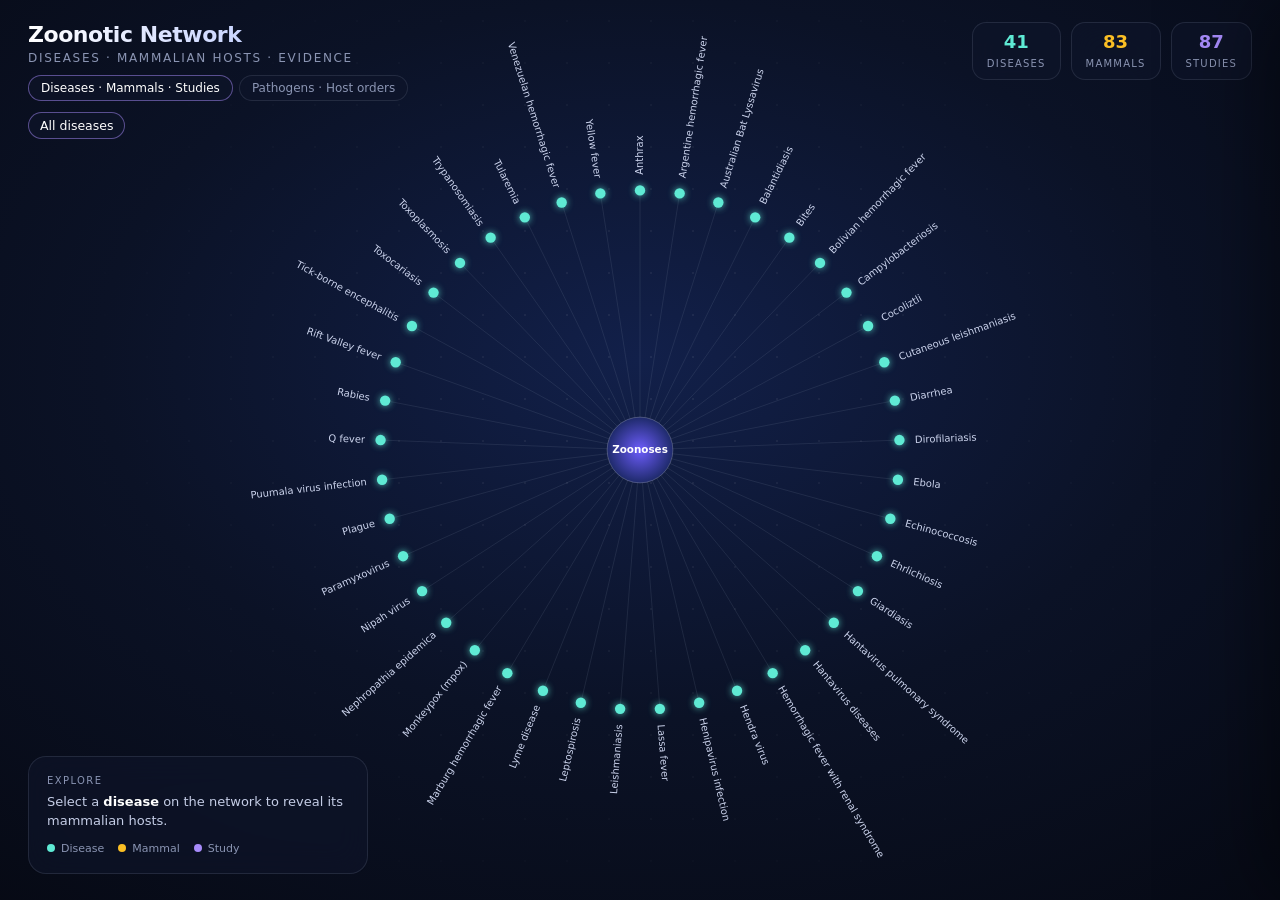
<file: index.html>
<!DOCTYPE html>
<html lang="en">
<head>
<meta charset="utf-8">
<meta name="viewport" content="width=device-width, initial-scale=1">
<title>Zoonotic Network · Mammalian Hosts &amp; Evidence</title>
<link rel="stylesheet" href="style.css">
</head>
<body>
<header><h1>Zoonotic Network</h1><div class="sub">Diseases · Mammalian hosts · Evidence</div><nav class="switch"><a href="index.html" class="on">Diseases · Mammals · Studies</a><a href="orders.html">Pathogens · Host orders</a></nav></header>
<div class="stats">
  <div class="chip d"><b>41</b><span>Diseases</span></div>
  <div class="chip m"><b>83</b><span>Mammals</span></div>
  <div class="chip r"><b>87</b><span>Studies</span></div>
</div>
<div id="crumbs"></div>
<svg id="net" viewBox="-580 -520 1160 1040" preserveAspectRatio="xMidYMid meet">
  <defs>
    <filter id="glowT" x="-150%" y="-150%" width="400%" height="400%"><feGaussianBlur stdDeviation="4" result="b"/><feFlood flood-color="#5eead4" flood-opacity=".8"/><feComposite in2="b" operator="in"/><feMerge><feMergeNode/><feMergeNode in="SourceGraphic"/></feMerge></filter>
    <filter id="glowA" x="-150%" y="-150%" width="400%" height="400%"><feGaussianBlur stdDeviation="4" result="b"/><feFlood flood-color="#fbbf24" flood-opacity=".8"/><feComposite in2="b" operator="in"/><feMerge><feMergeNode/><feMergeNode in="SourceGraphic"/></feMerge></filter>
    <filter id="glowV" x="-150%" y="-150%" width="400%" height="400%"><feGaussianBlur stdDeviation="4" result="b"/><feFlood flood-color="#a78bfa" flood-opacity=".8"/><feComposite in2="b" operator="in"/><feMerge><feMergeNode/><feMergeNode in="SourceGraphic"/></feMerge></filter>
    <radialGradient id="hubG"><stop offset="0" stop-color="#6d5dfc"/><stop offset="1" stop-color="#1e2a6b"/></radialGradient>
  </defs>
  <g id="layer"></g>
</svg>
<div id="info"></div>
<aside id="panel"><button class="x" aria-label="Close">✕</button><div id="pbody"></div></aside>

<script src="data.js"></script>
<script src="app.js"></script>
</body>
</html>
</file>
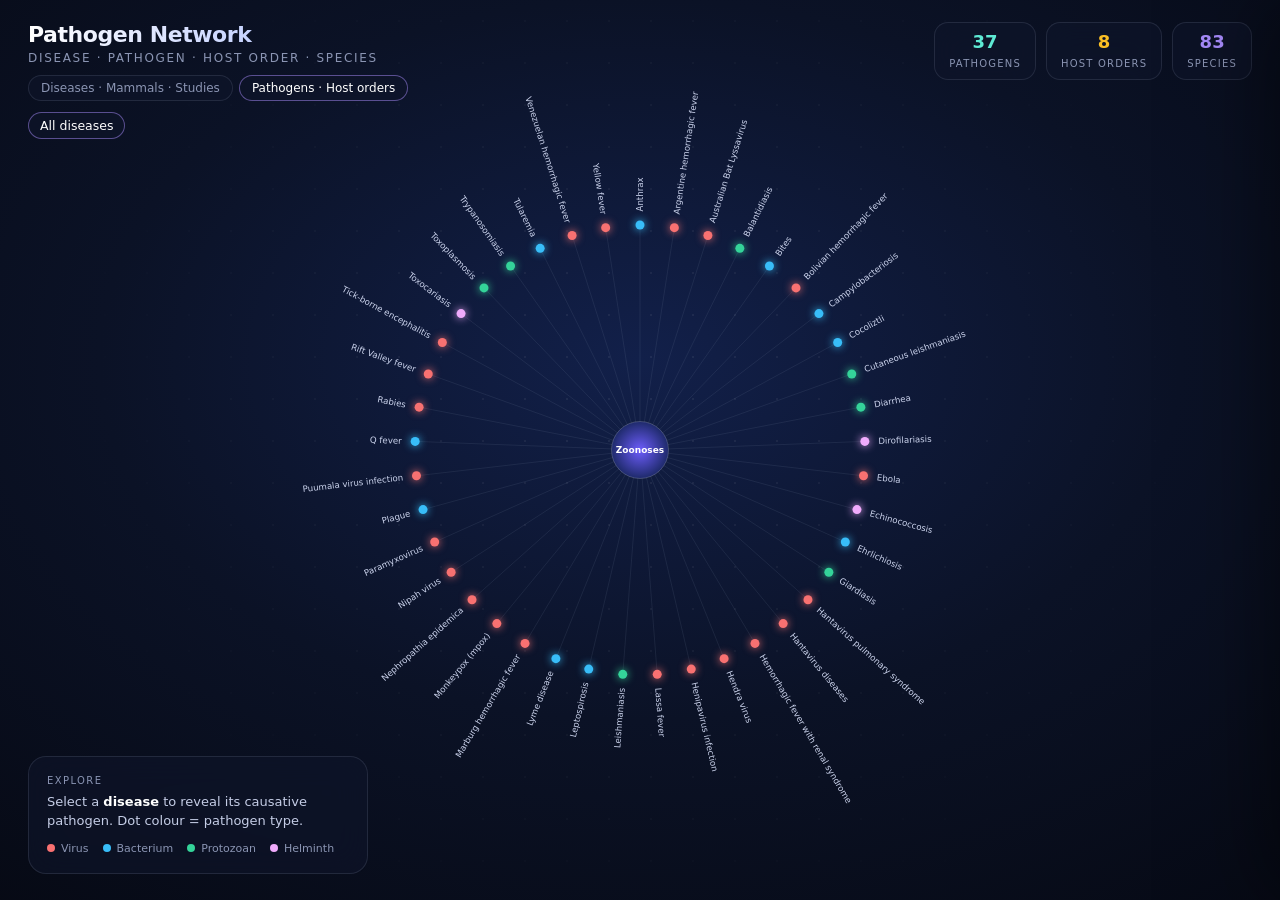
<file: orders.html>
<!DOCTYPE html>
<html lang="en">
<head>
<meta charset="utf-8">
<meta name="viewport" content="width=device-width, initial-scale=1">
<title>Pathogen Network · Host Orders &amp; Species</title>
<link rel="stylesheet" href="style.css">
</head>
<body>
<header><h1>Pathogen Network</h1><div class="sub">Disease · Pathogen · Host order · Species</div><nav class="switch"><a href="index.html">Diseases · Mammals · Studies</a><a href="orders.html" class="on">Pathogens · Host orders</a></nav></header>
<div class="stats">
  <div class="chip d"><b id="cP">–</b><span>Pathogens</span></div>
  <div class="chip m"><b id="cO">–</b><span>Host orders</span></div>
  <div class="chip r"><b id="cS">–</b><span>Species</span></div>
</div>
<div id="crumbs"></div>
<svg id="net" viewBox="-580 -600 1160 1200" preserveAspectRatio="xMidYMid meet">
  <defs>
    <filter id="glowT" x="-150%" y="-150%" width="400%" height="400%"><feGaussianBlur stdDeviation="4" result="b"/><feFlood flood-color="#5eead4" flood-opacity=".8"/><feComposite in2="b" operator="in"/><feMerge><feMergeNode/><feMergeNode in="SourceGraphic"/></feMerge></filter>
    <radialGradient id="hubG"><stop offset="0" stop-color="#6d5dfc"/><stop offset="1" stop-color="#1e2a6b"/></radialGradient>
  </defs>
  <g id="layer"></g>
</svg>
<div id="info"></div>
<aside id="panel"><button class="x" aria-label="Close">✕</button><div id="pbody"></div></aside>

<script src="data.js"></script>
<script src="pathogens.js"></script>
<script src="orders.js"></script>
</body>
</html>
</file>
<file: style.css>
:root{--bg1:#05070f;--bg2:#0b1226;--ink:#e8ecf8;--mute:#8b95b3;--dis:#5eead4;--mam:#fbbf24;--ref:#a78bfa;--line:rgba(148,163,184,.16);--glass:rgba(15,22,43,.62)}
*{box-sizing:border-box}
html,body{height:100%;margin:0}
body{font-family:Inter,ui-sans-serif,system-ui,-apple-system,"Segoe UI",Roboto,sans-serif;color:var(--ink);overflow:hidden;
background:radial-gradient(1200px 800px at 50% 40%,#12204a 0%,var(--bg2) 45%,var(--bg1) 100%)}
body:before{content:"";position:fixed;inset:0;background-image:radial-gradient(rgba(255,255,255,.07) 1px,transparent 1px);background-size:42px 42px;mask-image:radial-gradient(circle at 50% 45%,#000,transparent 75%);pointer-events:none}
header{position:fixed;top:22px;left:28px;z-index:5}
h1{margin:0;font-size:22px;font-weight:650;letter-spacing:-.02em;background:linear-gradient(90deg,#fff,#9fb4ff);-webkit-background-clip:text;background-clip:text;color:transparent}
.sub{margin-top:4px;font-size:12px;color:var(--mute);letter-spacing:.14em;text-transform:uppercase}
.stats{position:fixed;top:22px;right:28px;display:flex;gap:10px;z-index:5}
.chip{background:var(--glass);backdrop-filter:blur(14px);border:1px solid var(--line);border-radius:14px;padding:8px 14px;text-align:center;min-width:78px}
.chip b{display:block;font-size:18px;font-weight:650}.chip span{font-size:10px;color:var(--mute);letter-spacing:.12em;text-transform:uppercase}
.chip.d b{color:var(--dis)}.chip.m b{color:var(--mam)}.chip.r b{color:var(--ref)}
#crumbs{position:fixed;top:112px;left:28px;z-index:5;display:flex;gap:6px;flex-wrap:wrap;align-items:center;font-size:12.5px;max-width:60vw}
#crumbs button{all:unset;cursor:pointer;color:var(--mute);padding:5px 11px;border-radius:99px;border:1px solid var(--line);background:var(--glass);backdrop-filter:blur(10px);transition:.2s}
#crumbs button:hover{color:#fff;border-color:rgba(255,255,255,.35)}
#crumbs button.cur{color:#fff;border-color:rgba(167,139,250,.5)}
#crumbs i{color:var(--mute);font-style:normal}
svg#net{position:fixed;inset:0;width:100%;height:100%}
.edge{stroke:var(--line);stroke-width:1;fill:none;animation:fade .7s both}
.edge.hot{stroke:rgba(167,139,250,.55);stroke-width:1.4}
@keyframes fade{from{opacity:0}to{opacity:1}}
.node{cursor:pointer;animation:fade .6s both}
.node circle.dot{transition:r .25s,filter .25s,fill .25s}
.node text{font-size:11.5px;fill:#cdd5ee;transition:fill .2s,opacity .2s;pointer-events:none}
.node:hover text{fill:#fff}
.dis .dot{fill:var(--dis);filter:url(#glowT)}.dis:hover .dot{r:9}
.mam .dot{fill:var(--mam);filter:url(#glowA)}.mam text{font-style:italic}.mam text .cn{font-style:normal;font-size:10.5px;fill:var(--mute)}.mam:hover text .cn,.mam.sel text .cn{fill:#e8ecf8}.mam:hover .dot{r:12}
.mam.sel .dot{r:13;stroke:#fff;stroke-width:2}
.ref .dot{fill:var(--ref);filter:url(#glowV)}.ref:hover .dot{r:10}.ref.sel .dot{r:11;stroke:#fff;stroke-width:2}
.ref text{font-size:12px}
.lbl-off text{opacity:0}.lbl-off:hover text{opacity:1}.mam.sel text{opacity:1;fill:#fff;font-weight:600}
.hub text{fill:#fff;font-weight:650;text-anchor:middle;pointer-events:none}
.hub.big circle{filter:url(#glowT)}
#info{position:fixed;left:28px;bottom:26px;z-index:5;max-width:340px;background:var(--glass);backdrop-filter:blur(16px);border:1px solid var(--line);border-radius:18px;padding:16px 18px;font-size:13px;line-height:1.5;color:#c5cde6}
#info b{color:#fff}#info .k{font-size:10px;letter-spacing:.14em;text-transform:uppercase;color:var(--mute);display:block;margin-bottom:4px}
.legend{display:flex;gap:14px;margin-top:10px;font-size:11px;color:var(--mute)}
.legend span:before{content:"";display:inline-block;width:8px;height:8px;border-radius:50%;margin-right:6px;background:var(--c)}
#panel{position:fixed;top:0;right:0;height:100%;width:min(420px,92vw);z-index:8;padding:30px 28px;background:linear-gradient(180deg,rgba(20,28,56,.92),rgba(8,12,26,.96));backdrop-filter:blur(22px);border-left:1px solid var(--line);transform:translateX(105%);transition:transform .45s cubic-bezier(.2,.8,.2,1);overflow:auto;box-shadow:-30px 0 80px rgba(0,0,0,.5)}
#panel.open{transform:none}
#panel .x{position:absolute;top:18px;right:18px;all:unset;cursor:pointer;width:32px;height:32px;line-height:32px;text-align:center;border-radius:50%;border:1px solid var(--line);color:var(--mute);position:absolute}
#panel .x:hover{color:#fff;border-color:#fff}
.tag{display:inline-block;font-size:10.5px;letter-spacing:.14em;text-transform:uppercase;color:var(--ref);border:1px solid rgba(167,139,250,.4);padding:4px 10px;border-radius:99px}
#panel h2{font-size:21px;line-height:1.3;margin:16px 0 8px;font-weight:620;letter-spacing:-.01em}
#panel .au{color:var(--mam);font-size:14px;margin-bottom:4px}#panel .jr{color:var(--mute);font-size:13px}
#panel .row{margin-top:22px;padding-top:18px;border-top:1px solid var(--line);font-size:13px;color:#c5cde6;line-height:1.6}
#panel .row small{display:block;font-size:10px;letter-spacing:.14em;text-transform:uppercase;color:var(--mute);margin-bottom:6px}
.btn{display:inline-flex;gap:8px;align-items:center;margin-top:22px;padding:12px 20px;border-radius:12px;background:linear-gradient(135deg,#7c5cff,#38bdf8);color:#fff;text-decoration:none;font-weight:600;font-size:14px;box-shadow:0 10px 30px rgba(99,102,241,.4);transition:.2s}
.btn:hover{transform:translateY(-2px)}
.pill{all:unset;cursor:pointer;display:inline-block;margin:0 6px 6px 0;padding:4px 10px;border-radius:99px;font-size:12px;border:1px solid var(--line);color:#dbe3ff}
.pill:hover{border-color:var(--dis);color:var(--dis)}
@media(max-width:760px){.stats{display:none}#info{right:14px;left:14px;max-width:none;bottom:14px}#crumbs{left:14px;max-width:92vw}header{left:14px}}
/* ---- pathogen / host-order page + page switcher ---- */
.switch{display:flex;gap:6px;margin-top:10px}
.switch a{font-size:12px;color:var(--mute);text-decoration:none;border:1px solid var(--line);padding:5px 12px;border-radius:99px;background:var(--glass);backdrop-filter:blur(10px)}
.switch a:hover{color:#fff;border-color:rgba(255,255,255,.35)}
.switch a.on{color:#fff;border-color:rgba(167,139,250,.5)}
.node:hover .dot{stroke:#fff;stroke-width:2}
.node .dot{stroke-width:0}
.node.sel .dot{stroke:#fff;stroke-width:2.5}
.ord text{font-weight:600}.node text .n{font-weight:400;fill:var(--mute)}
.ord.lbl-off text{opacity:0}.ord.lbl-off:hover text,.ord.sel text{opacity:1;fill:#fff}
.spc text{font-style:italic}.spc text .cn{font-style:normal;fill:var(--mute);font-size:10.5px}
.hub.big circle{filter:url(#glowT)}
.hub text{font-size:12px}
#info .pill{margin-top:8px}
.leg{display:flex;flex-wrap:wrap;gap:6px 14px;margin-top:10px;font-size:11px;color:var(--mute)}
.leg span:before{content:"";display:inline-block;width:8px;height:8px;border-radius:50%;margin-right:6px;background:var(--c)}
#panel ul{margin:0;padding-left:18px}#panel li{margin-bottom:8px}#panel a{color:#c9b8ff}
</file>
